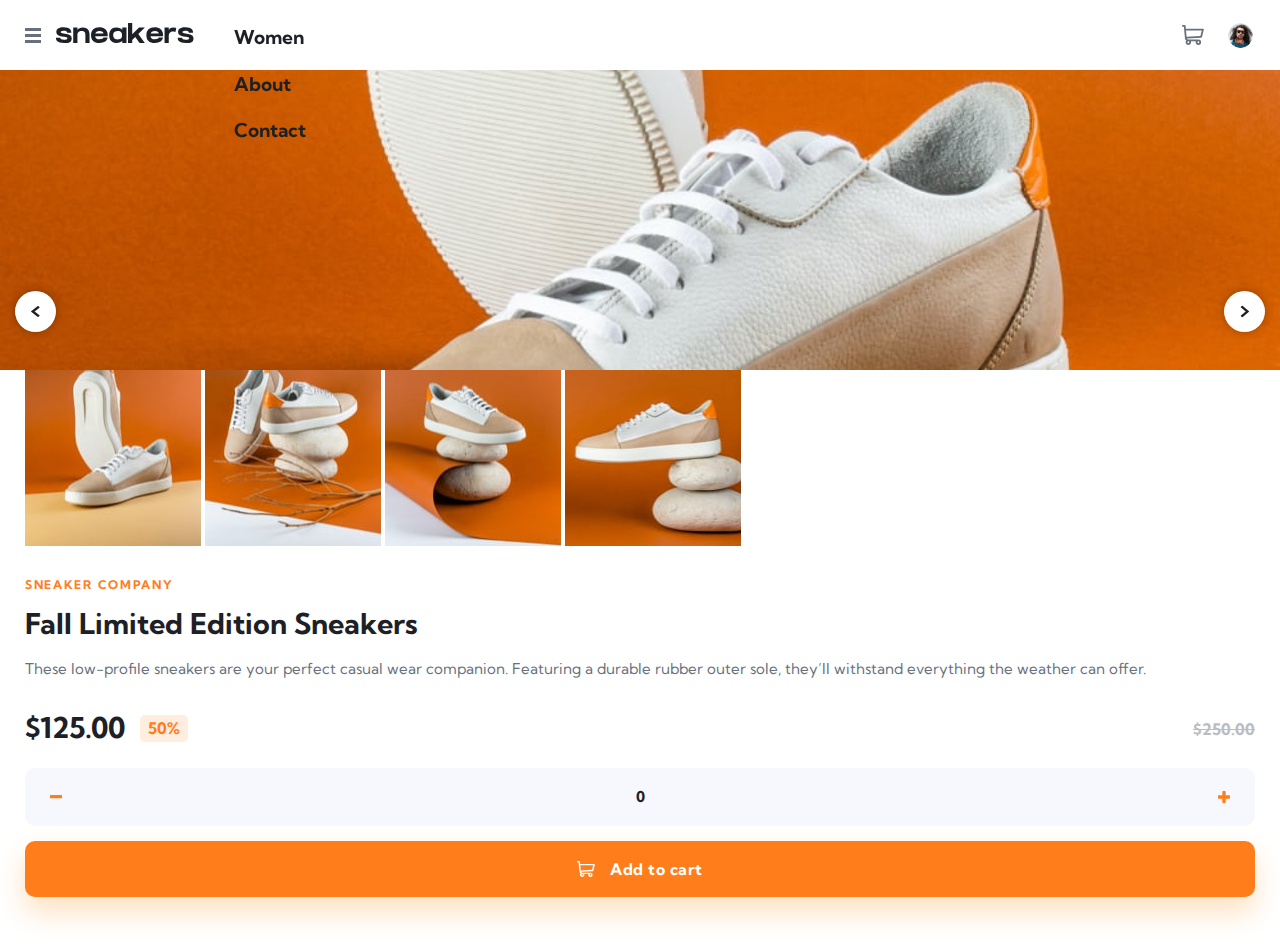
<file: index.html>
<!DOCTYPE html>
<html lang="en">
<head>
  <meta charset="UTF-8">
  <meta name="viewport" content="width=device-width, initial-scale=1.0">
  <link rel="stylesheet" href="./style.css">
  <link rel="preconnect" href="https://fonts.googleapis.com">
  <link rel="preconnect" href="https://fonts.gstatic.com" crossorigin>
  <link href="https://fonts.googleapis.com/css2?family=Kumbh+Sans:wght@400;700&display=swap" rel="stylesheet">
  <link rel="icon" type="image/png" sizes="32x32" href="./images/favicon-32x32.png">
  <title>E-commerce product page - Frontend Mentor</title>
  <meta name="description" content="Building an E-commerce product page with HTML/CSS & Vanilla JS">
</head>
<body>
  <div class="page-overlay">
    <header id="page-header">
      <div class="header-left">
        <div id="burger-menu">
          <span class="bar"></span>
          <span class="bar"></span>
          <span class="bar"></span>
        </div>
        <img id="logo" src="./images/logo.svg" alt="Sneaker's company Logo" title="Sneaker's Logo">
        <nav>
          <ul>
            <li>Collections</li>
            <li>Men</li>
            <li>Women</li>
            <li>About</li>
            <li>Contact</li>
          </ul>
        </nav>
      </div>
      <div class="header-right">
        <div class="cart-container">
          <div class="cart-icon-container">
            <img id="cart-icon" src="./images/icon-cart.svg" alt="Access to cart icon" title="Cart icon">
            <div id="items-in-cart-number-badge"></div>
          </div>
          <div id="cart">
            <header>
              <h3>Cart</h3>
            </header>
            <div id="cart-products-container"></div>
            <button class="checkout-btn">Checkout</button>
          </div>
        </div>
        <img class="profile-pic" src="./images/image-avatar.png" alt="User's profile picture" title="User's profile picture">
      </div>
    </header>
  </div>

  <section id="product-image-presentation">
    <img class="nav-arrow prev-nav-arrow" src="./images/icon-previous.svg" alt="Left arrow for image slider navigation" title="Left arrow">
      <div class="img-container">
        <img class="presentation-images" src="./images/image-product-1.jpg" alt="Presentation picture of Fall Limited Edition Sneakers" title="Fall Limited Edition Sneakers">
        <img class="presentation-images" src="./images/image-product-2.jpg" alt="Presentation picture of Fall Limited Edition Sneakers" title="Fall Limited Edition Sneakers">
        <img class="presentation-images" src="./images/image-product-3.jpg" alt="Presentation picture of Fall Limited Edition Sneakers" title="Fall Limited Edition Sneakers">
        <img class="presentation-images" src="./images/image-product-4.jpg" alt="Presentation picture of Fall Limited Edition Sneakers" title="Fall Limited Edition Sneakers">
      </div>
      <div class="img-thumb-container">
        <img src="./images/image-product-1-thumbnail.jpg" alt="Thumbnail presentation picture of Fall Limited Edition Sneakers" title="Fall Limited Edition Sneakers thumbnail">
        <img src="./images/image-product-2-thumbnail.jpg" alt="Thumbnail presentation picture of Fall Limited Edition Sneakers" title="Fall Limited Edition Sneakers thumbnail">
        <img src="./images/image-product-3-thumbnail.jpg" alt="Thumbnail presentation picture of Fall Limited Edition Sneakers" title="Fall Limited Edition Sneakers thumbnail">
        <img src="./images/image-product-4-thumbnail.jpg" alt="Thumbnail presentation picture of Fall Limited Edition Sneakers" title="Fall Limited Edition Sneakers thumbnail">
      </div>
    <img class="nav-arrow next-nav-arrow" src="./images/icon-next.svg" alt="Right arrow for image slider navigation" title="Right arrow">
  </section>

  <section id="product-description">
    <h2>Sneaker Company</h2>
    <h1>Fall Limited Edition Sneakers</h1>
    <p class="description">These low-profile sneakers are your perfect casual wear companion. Featuring a 
    durable rubber outer sole, they’ll withstand everything the weather can offer.</p>
  </section>

  <section id="product-buying">
    <div class="price-container">
      <div class="discounted-price-container">
        <span class="discounted-price">$125.00</span>
        <span class="discount-percentage">50%</span>
      </div>
      <div class="before-discount-price-container">
        <span class="before-discount-price">$250.00</span>
      </div>
    </div>

    <div class="product-amount-selector">
      <img id="decrease-product-quantity-btn" src="./images/icon-minus.svg" alt="Minus icon for product number selection" title="Minus icon">
      <span id="product-quantity-number">0</span>
      <img id="increase-product-quantity-btn" src="./images/icon-plus.svg" alt="Plus icon for product number selection" title="Plus icon">
    </div>

    <button id="add-to-cart-btn">
      <img src="./images/icon-cart.svg" alt="Cart icon to illustrate button" title="Cart icon">
      Add to cart
    </button>
  </section>
  
  <script src="./main.js"></script>
</body>
</html>
</file>
<file: style.css>
:root {
  --font: "Kumbh Sans", sans-serif;
  --primary-color: #ff7d1a;
  --title-color: #1d2025;
  --text-color: #68707d;
  --before-discount-color: #bbbdc2;
  --burger-menu-bars: #69707d;
  --important-element-bg: #ffede0;
  --light-bg: #f7f8fd;
  --gallery-lightbox-bg: rgba(0, 0, 0, 0.75);
  --white: #fff;
}

body {
  margin: 0 25px;
  padding: 0;
  font: 400 0.94rem/1.5rem var(--font);
  color: var(--text-color);
}

h1 {
  margin: 0 0 17px;
  font: 700 1.8rem/2rem var(--font);
  color: var(--title-color);
}

h2 {
  margin: 22.5px 0 15px;
  font: 700 0.75rem/1.1rem var(--font);
  letter-spacing: 1.7px;
  color: var(--primary-color);
  text-transform: uppercase;
}

h3 {
  margin: 0;
  font: 700 1rem/1rem var(--font);
  color: var(--title-color);
}

button {
  padding: 20px 0;
  width: 100%;
  border: none;
  background: var(--primary-color);
  font: 700 1rem/1rem var(--font);
  letter-spacing: 0.5px;
  color: var(--white);
  display: flex;
  justify-content: center;
  align-items: center;
  column-gap: 15px;
  border-radius: 10px;
  box-shadow: 0 15px 30px #ffe0bf;
  margin-bottom: 50px;
}

body section#product-image-presentation,
body section#product-image-presentation .img-container {
  min-height: 300px;
}

header#page-header {
  height: 30px;
  position: fixed;
  top: 0;
  left: 0;
  padding: 20px 25px;
  min-width: calc(100% - 50px);
  background: var(--white);
  display: flex;
  justify-content: space-between;
  align-items: center;
  z-index: 4;
}
header#page-header .header-left {
  display: flex;
  align-items: center;
  column-gap: 15px;
}
header#page-header .header-left #logo {
  position: relative;
  top: -2px;
}
header#page-header .header-right {
  display: flex;
  align-items: center;
  column-gap: 22.5px;
}
header#page-header .header-right img:not(.profile-pic, .cart-single-product-container img) {
  height: 20px;
}
header#page-header .header-right .profile-pic {
  height: 25px;
  border-radius: 50%;
  border: 2px solid transparent;
}
header#page-header .header-right .profile-pic:hover {
  border: 2px solid var(--primary-color);
}
header#page-header .header-right .cart-container {
  display: flex;
  align-items: center;
}
header#page-header .header-right .cart-container .cart-icon-container {
  position: relative;
  display: flex;
  align-items: center;
}
header#page-header .header-right .cart-container .cart-icon-container #items-in-cart-number-badge {
  opacity: 0;
  position: absolute;
  top: -6px;
  right: -5px;
  height: 12px;
  width: 20px;
  padding: 1px 0 0;
  background: var(--primary-color);
  color: #fff;
  font: 400 0.6rem/0rem var(--font);
  display: flex;
  align-items: center;
  justify-content: center;
  border-radius: 50px;
}
header#page-header .header-right .cart-container .cart-icon-container #items-in-cart-number-badge.visible {
  opacity: 1;
}
header#page-header .header-right .cart-container #cart {
  opacity: 0;
  position: absolute;
  top: 78px;
  right: -100vw;
  width: calc(100% - 16px);
  border-radius: 7px;
  background: var(--white);
  box-shadow: 0 15px 30px rgba(0, 0, 0, 0.3);
  transition: all ease 0.4s;
}
header#page-header .header-right .cart-container #cart header {
  height: 70px;
  padding-left: 18px;
  display: flex;
  align-items: center;
  border-bottom: 1px solid #e8e7eb;
}
header#page-header .header-right .cart-container #cart #cart-products-container.empty {
  padding: 25px 18px 0;
  display: block;
  min-height: 135px;
}
header#page-header .header-right .cart-container #cart #cart-products-container.empty + .checkout-btn {
  display: none;
}
header#page-header .header-right .cart-container #cart #cart-products-container:not(#cart-products-container .empty) {
  padding: 20px 25px 25px;
  font: 700 1rem/1rem var(--font);
  display: flex;
  justify-content: center;
  align-items: center;
}
header#page-header .header-right .cart-container #cart #cart-products-container:not(#cart-products-container .empty) .cart-single-product-container {
  width: 100%;
  display: flex;
  align-items: center;
}
header#page-header .header-right .cart-container #cart #cart-products-container:not(#cart-products-container .empty) .cart-single-product-container .product-in-cart-img {
  height: 50px;
  border-radius: 5px;
  margin-right: 15px;
}
header#page-header .header-right .cart-container #cart #cart-products-container:not(#cart-products-container .empty) .cart-single-product-container .product-in-cart-informations {
  display: flex;
  flex-direction: column;
  row-gap: 10px;
  white-space: nowrap;
}
@media (max-width: 360px) {
  header#page-header .header-right .cart-container #cart #cart-products-container:not(#cart-products-container .empty) .cart-single-product-container .product-in-cart-informations {
    white-space: unset;
  }
}
header#page-header .header-right .cart-container #cart #cart-products-container:not(#cart-products-container .empty) .cart-single-product-container .product-in-cart-informations .cart-product-name,
header#page-header .header-right .cart-container #cart #cart-products-container:not(#cart-products-container .empty) .cart-single-product-container .product-in-cart-informations .cart-product-amount-and-price {
  margin: 0;
  font-weight: 400;
  color: var(--text-color);
}
header#page-header .header-right .cart-container #cart #cart-products-container:not(#cart-products-container .empty) .cart-single-product-container .product-in-cart-informations .cart-product-name .total-price,
header#page-header .header-right .cart-container #cart #cart-products-container:not(#cart-products-container .empty) .cart-single-product-container .product-in-cart-informations .cart-product-amount-and-price .total-price {
  margin-left: 3px;
  font-weight: 700;
  color: var(--title-color);
}
header#page-header .header-right .cart-container #cart #cart-products-container:not(#cart-products-container .empty) .cart-single-product-container .product-in-cart-delete {
  height: 16px;
  margin-left: 18px;
}
header#page-header .header-right .cart-container #cart .checkout-btn {
  margin-left: 25px;
  width: calc(100% - 50px);
  margin-bottom: 30px;
  box-shadow: none;
}
header#page-header .header-right .cart-container #cart.opened {
  opacity: 1;
  right: 8px;
}

#burger-menu {
  position: relative;
  z-index: 6;
}
#burger-menu .bar {
  display: block;
  margin: 3px 0;
  height: 3px;
  width: 16px;
  background: var(--burger-menu-bars);
}

nav {
  transition: all ease 0.4s;
  z-index: 5;
}
@media (max-width: 550px) {
  nav {
    position: fixed;
    height: 100vh;
    top: 0;
    left: -200px;
    padding-top: 70px;
  }
}
nav ul {
  margin-top: 25px;
  list-style: none;
  padding: 0 0 0 25px;
  font: 700 1.2rem/1.2rem var(--font);
  color: var(--title-color);
  display: flex;
  flex-direction: column;
  row-gap: 27px;
}

#burger-menu.active .bar {
  margin: 0;
}
#burger-menu.active .bar:first-child {
  transform: rotate(-45deg);
}
#burger-menu.active .bar:nth-child(2) {
  opacity: 0;
}
#burger-menu.active .bar:last-child {
  transform: translate(0px, -6px) rotate(45deg);
}
#burger-menu.active ~ nav {
  left: 0;
  width: 65vw;
  background: var(--white);
}

header#page-header:has(#burger-menu.active) {
  position: static;
  padding: 20px 0;
}
header#page-header:has(#burger-menu.active) #cart {
  display: none;
}

.page-overlay::after {
  content: "";
  position: absolute;
  top: 0;
  right: 0;
  bottom: 0;
  height: 100vh;
  background: var(--gallery-lightbox-bg);
  transition: all ease 0.2s;
  opacity: 0;
}

.page-overlay:has(#burger-menu.active)::after {
  opacity: 1;
  z-index: 4;
  width: 100vw;
}

.page-overlay:has(#burger-menu.active) nav {
  z-index: 5;
}

.page-overlay:has(#burger-menu.active) + #product-image-presentation {
  margin-top: 0;
}

section#product-image-presentation {
  position: relative;
  margin-top: 70px;
  z-index: 0;
}
section#product-image-presentation .nav-arrow {
  position: absolute;
  top: calc(50% - 20.5px);
  display: flex;
  align-items: center;
  justify-content: center;
  height: 13px;
  width: 11px;
  padding: 14px 15px;
  background: var(--white);
  border-radius: 50%;
  box-shadow: 0 0 10px rgba(0, 0, 0, 0.3);
  z-index: 4;
}
section#product-image-presentation .nav-arrow.prev-nav-arrow {
  left: -10px;
}
section#product-image-presentation .nav-arrow.next-nav-arrow {
  right: -10px;
}
section#product-image-presentation .nav-arrow:active {
  transform: scale(0.9);
  box-shadow: inset 0 0 5px rgba(0, 0, 0, 0.5);
}
section#product-image-presentation .img-container {
  position: relative;
  min-height: 100%;
  width: 100vw;
  margin-left: -25px;
  overflow: hidden;
}
section#product-image-presentation .img-container img {
  position: absolute;
  top: 0;
  left: 0;
  min-width: 100%;
  max-height: 100%;
  object-position: center;
  object-fit: cover;
}
section#product-image-presentation .img-container .visible-img {
  opacity: 1;
  z-index: 3;
  transition: all ease 0.4s;
}
@media (max-width: 550px) {
  section#product-image-presentation .img-thumb-container {
    display: none;
  }
}

section#product-description p.description {
  margin-bottom: 0;
}

section#product-buying .price-container {
  margin-top: 3.7vh;
  display: flex;
  justify-content: space-between;
  align-items: center;
  flex-wrap: wrap;
  margin-bottom: 25px;
}
section#product-buying .price-container .discounted-price-container {
  display: flex;
  align-items: center;
  column-gap: 15px;
}
section#product-buying .price-container .discounted-price-container .discounted-price {
  font: 700 1.8rem/1.8rem var(--font);
  color: var(--title-color);
}
section#product-buying .price-container .discounted-price-container .discount-percentage {
  padding: 5px 8px 6px;
  display: flex;
  align-items: center;
  background: var(--important-element-bg);
  color: var(--primary-color);
  font: 700 1rem/1rem var(--font);
  border-radius: 5px;
}
section#product-buying .price-container .before-discount-price-container {
  display: flex;
  align-items: center;
}
section#product-buying .price-container .before-discount-price-container .before-discount-price {
  font: 700 1rem/1rem var(--font);
  color: var(--before-discount-color);
  text-decoration: line-through;
}
section#product-buying .product-amount-selector {
  padding: 17px 25px;
  display: flex;
  justify-content: space-between;
  align-items: center;
  background: var(--light-bg);
  font-weight: 700;
  color: var(--title-color);
  border-radius: 10px;
  margin-bottom: 15px;
}
section#product-buying button img {
  max-height: 16px;
  filter: brightness(10);
}

#burger-menu,
#burger-menu .bar,
nav ul li,
.cart-icon-container,
.profile-pic,
.img-thumb-container img,
.nav-arrow,
#decrease-product-quantity-btn,
#increase-product-quantity-btn,
#add-to-cart-btn {
  transition: all ease 0.4s;
}
#burger-menu:hover,
#burger-menu .bar:hover,
nav ul li:hover,
.cart-icon-container:hover,
.profile-pic:hover,
.img-thumb-container img:hover,
.nav-arrow:hover,
#decrease-product-quantity-btn:hover,
#increase-product-quantity-btn:hover,
#add-to-cart-btn:hover {
  cursor: pointer;
}

#decrease-product-quantity-btn:hover,
#increase-product-quantity-btn:hover,
#add-to-cart-btn:hover {
  opacity: 0.6;
}

/*# sourceMappingURL=style.css.map */
</file>
